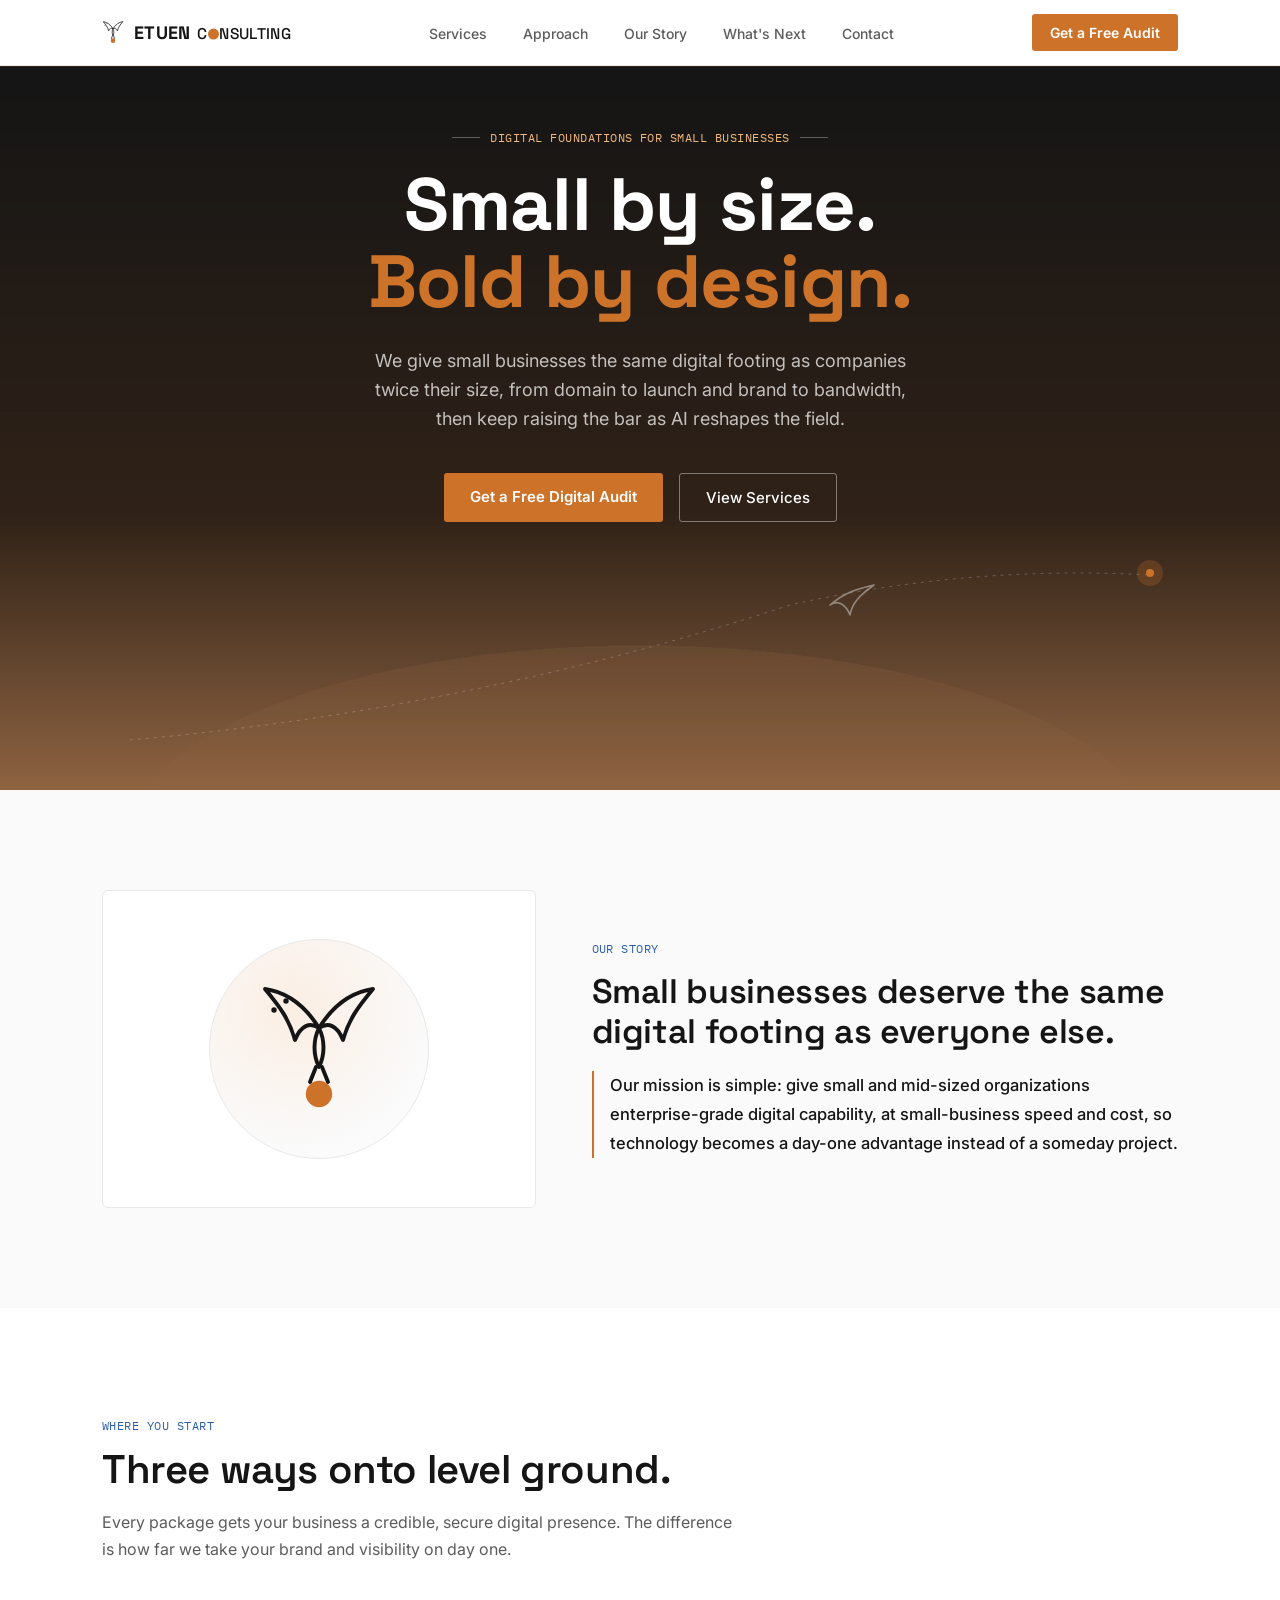
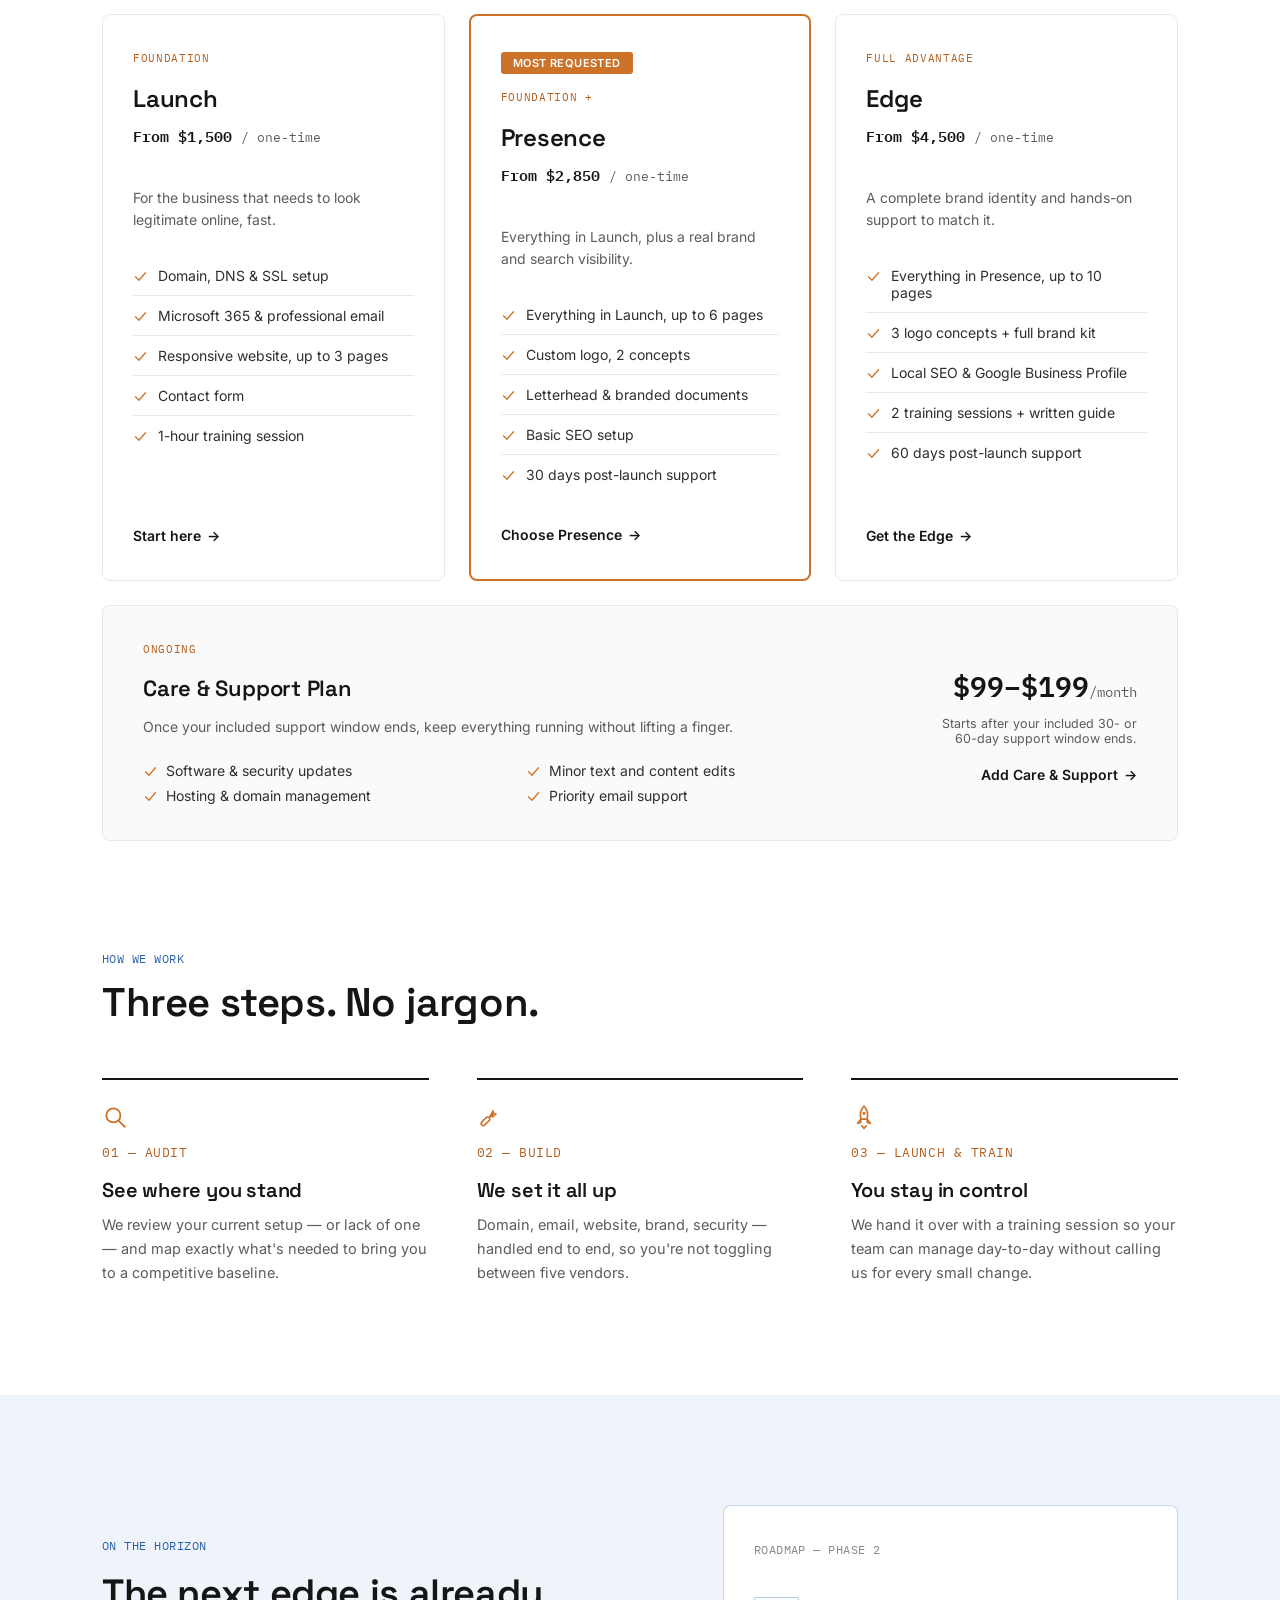
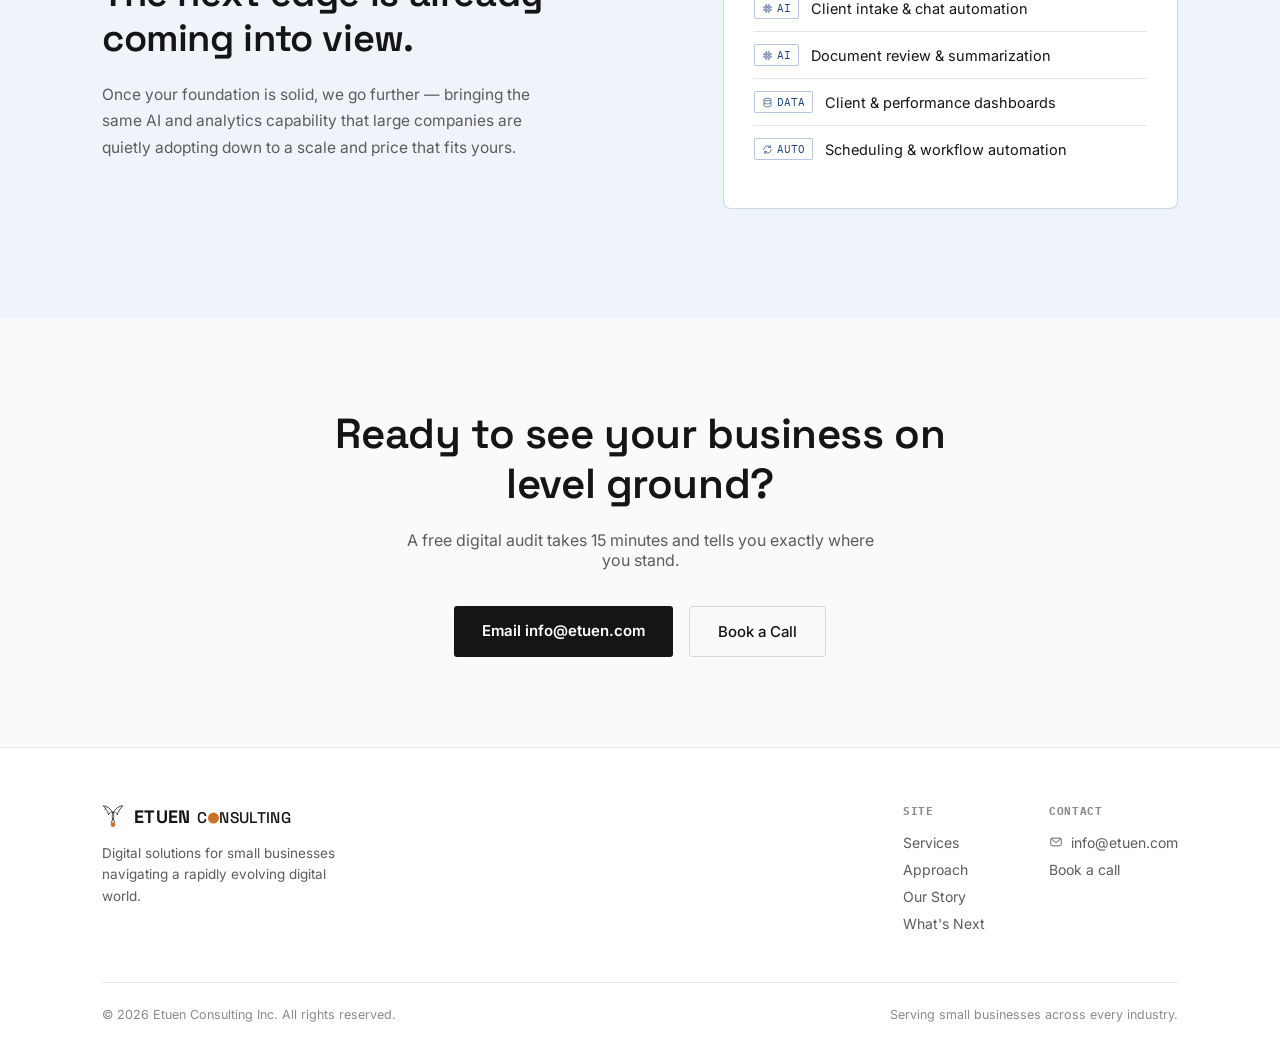
<file: index.html>
<!DOCTYPE html>
<html lang="en">
<head>
<meta charset="UTF-8">
<meta name="viewport" content="width=device-width, initial-scale=1.0">
<title>Etuen Consulting | Digital Foundations for Small Business</title>
<link rel="preconnect" href="https://fonts.googleapis.com">
<link rel="preconnect" href="https://fonts.gstatic.com" crossorigin>
<link href="https://fonts.googleapis.com/css2?family=Space+Grotesk:wght@400;500;600;700&family=Inter:wght@400;500;600&family=IBM+Plex+Mono:wght@400;500&display=swap" rel="stylesheet">
<style>
  :root{
    --charcoal:#151515;
    --gray:#5C5C5C;
    --gray-light:#8A8A8A;
    --amber:#CD7229;
    --amber-dim:#B25F1E;
    --amber-bg:#FBEEE3;
    --cobalt:#2C5FA8;
    --cobalt-dim:#1F4680;
    --cobalt-bg:#EFF3FA;
    --white:#FFFFFF;
    --bg-alt:#FAFAFA;
    --border:#E8E8E8;
    --border-strong:#D8D8D8;
  }

  *{box-sizing:border-box;}
  html{scroll-behavior:smooth;}
  body{
    margin:0;
    padding-top:66px;
    overflow-x:hidden;
    max-width:100vw;
    background:var(--white);
    color:var(--charcoal);
    font-family:'Inter', sans-serif;
    -webkit-font-smoothing:antialiased;
  }
  h1,h2,h3,.display{
    font-family:'Space Grotesk', sans-serif;
    margin:0;
    letter-spacing:-0.01em;
  }
  .mono{
    font-family:'IBM Plex Mono', monospace;
    letter-spacing:0.04em;
    text-transform:uppercase;
  }
  a{color:inherit;}
  img,svg{display:block;max-width:100%;}
  section{position:relative;}
  .wrap{
    max-width:1140px;
    margin:0 auto;
    padding:0 32px;
  }
  @media (max-width:640px){ .wrap{padding:0 20px;} }
  .sr-only{
    position:absolute; width:1px; height:1px;
    padding:0; margin:-1px; overflow:hidden;
    clip:rect(0,0,0,0); white-space:nowrap; border:0;
  }

  /* ---------- NAV ---------- */
  header{
    position:fixed; top:0; left:0; right:0; z-index:50;
    background:rgba(255,255,255,0.92);
    backdrop-filter:blur(8px);
    border-bottom:1px solid var(--border);
  }
  .nav{
    display:flex; align-items:center; justify-content:space-between;
    padding:14px 32px;
    max-width:1140px; margin:0 auto;
  }
  .logo{
    display:flex; align-items:center; gap:10px;
    color:var(--charcoal); font-size:18px; font-weight:600;
  }
  .logo-mark{
    width:22px; height:25px; position:relative; flex-shrink:0;
  }
  .logo-mark svg{width:100%;height:100%;}
  .logo-text{
    display:flex; align-items:baseline; gap:6px;
    font-family:'Space Grotesk', sans-serif;
  }
  .brand-word{
    text-transform:uppercase;
    font-weight:700;
    letter-spacing:0.02em;
  }
  .brand-sub{
    text-transform:uppercase;
    font-weight:500;
    font-size:0.86em;
    letter-spacing:0.02em;
    display:inline-flex;
    align-items:baseline;
  }
  .o-dot{
    display:inline-block;
    width:0.72em;
    height:0.72em;
    border-radius:50%;
    background:var(--amber);
    margin:0 0.04em;
    transform:translateY(0.04em);
  }
  .nav-links{
    display:flex; align-items:center; gap:36px;
    list-style:none; margin:0; padding:0;
  }
  .nav-links a{
    color:var(--gray);
    text-decoration:none;
    font-size:14px;
    font-weight:500;
    transition:color .2s ease;
  }
  .nav-links a:hover{color:var(--charcoal);}
  .nav-cta{
    background:var(--amber);
    color:#fff;
    padding:10px 18px;
    border-radius:3px;
    font-size:14px;
    font-weight:600;
    text-decoration:none;
    white-space:nowrap;
    transition:background .2s ease, transform .2s ease;
  }
  .nav-cta:hover{background:var(--amber-dim); transform:translateY(-1px);}
  @media (max-width:860px){ .nav-links{display:none;} }

  /* ---------- HERO ---------- */
  .hero{
    background:
      url("[data-uri]");
    background-size:cover;
    background-position:center bottom;
    padding:64px 0 0;
    overflow:hidden;
  }
  .hero-inner{
    max-width:1140px; margin:0 auto; padding:0 32px;
    display:flex; flex-direction:column; align-items:center;
    text-align:center;
  }
  .eyebrow{
    font-size:12px;
    color:#F2B87E;
    margin-bottom:22px;
    display:flex; align-items:center; gap:10px;
  }
  .eyebrow::before, .eyebrow::after{
    content:"";
    width:28px; height:1px;
    background:rgba(255,255,255,0.3);
  }
  .hero h1{
    font-size:clamp(40px, 7vw, 74px);
    font-weight:700;
    line-height:1.04;
    max-width:820px;
    color:#FFFFFF;
  }
  .hero h1 em{
    font-style:normal;
    color:var(--amber);
  }
  .hero-sub{
    margin:26px 0 40px;
    max-width:560px;
    font-size:18px;
    line-height:1.6;
    color:rgba(255,255,255,0.72);
  }
  .hero-ctas{
    display:flex; gap:16px; flex-wrap:wrap; justify-content:center;
    margin-bottom:20px;
  }
  .btn-primary{
    background:var(--amber);
    color:#fff;
    padding:14px 26px;
    border-radius:3px;
    text-decoration:none;
    font-weight:600;
    font-size:15px;
    transition:background .2s ease, transform .2s ease;
  }
  .btn-primary:hover{background:var(--amber-dim); transform:translateY(-1px);}
  .btn-ghost{
    border:1px solid rgba(255,255,255,0.4);
    color:#FFFFFF;
    padding:14px 26px;
    border-radius:3px;
    text-decoration:none;
    font-weight:500;
    font-size:15px;
    transition:border-color .2s ease, background .2s ease;
  }
  .btn-ghost:hover{border-color:#FFFFFF; background:rgba(255,255,255,0.1);}

  /* Flight scene */
  .flight-scene{
    position:relative;
    width:100%;
    height:240px;
    margin-top:8px;
  }
  .flight-scene svg{width:100%; height:100%; display:block;}
  .big-bird{
    opacity:0;
    animation:fadeIn 1.2s ease forwards .4s;
  }
  .big-bird path{
    fill:none;
    stroke:rgba(255,255,255,0.4);
    stroke-width:1.6;
    stroke-linecap:round;
    stroke-linejoin:round;
  }
  .small-bird{
    opacity:0;
    animation:flyPast 6s cubic-bezier(.3,.6,.25,1) infinite 1s;
    filter:drop-shadow(0 1px 4px rgba(0,0,0,0.35));
  }
  .small-bird path{
    fill:none;
    stroke:var(--amber);
    stroke-width:2.4;
    stroke-linecap:round;
    stroke-linejoin:round;
  }
  .flight-path{
    stroke:rgba(255,255,255,0.22);
    stroke-width:1;
    stroke-dasharray:3 5;
    fill:none;
    opacity:0;
    animation:fadeIn 1s ease forwards 1s;
  }
  .ai-marker{
    opacity:0;
    animation:fadeIn 1s ease forwards 2.8s;
  }
  .ai-glow{
    fill:rgba(205,114,41,0.24);
    transform-box:fill-box;
    transform-origin:center;
    animation:pulseGlow 2.6s ease-in-out infinite 3.2s;
  }
  .ai-dot{ fill:var(--amber); }
  @keyframes fadeIn{ to{ opacity:1; } }
  @keyframes pulseGlow{
    0%,100%{ transform:scale(1); opacity:0.55; }
    50%{ transform:scale(1.45); opacity:0.9; }
  }
  @keyframes flyPast{
    0%{ opacity:0; transform:translate(50px, 190px) scale(0.85) rotate(-6deg); }
    10%{ opacity:1; }
    55%{ opacity:1; transform:translate(1040px, 40px) scale(1.05) rotate(4deg); }
    75%{ opacity:1; transform:translate(1040px, 40px) scale(1.05) rotate(4deg); }
    95%{ opacity:0; transform:translate(1040px, 40px) scale(1.05) rotate(4deg); }
    100%{ opacity:0; transform:translate(50px, 190px) scale(0.85) rotate(-6deg); }
  }
  @media (prefers-reduced-motion: reduce){
    .big-bird, .small-bird, .flight-path, .ai-marker, .ai-glow{ animation:none !important; opacity:1; }
    .small-bird{ transform:translate(1040px, 40px) scale(1.05) rotate(4deg); }
  }

  /* ---------- SCROLL REVEAL ---------- */
  .reveal{
    opacity:0;
    transform:translateY(18px);
    transition:opacity .6s ease, transform .6s ease;
  }
  .reveal.is-visible{
    opacity:1;
    transform:translateY(0);
  }

  /* ---------- SECTION HEADERS ---------- */
  .section-head{
    max-width:640px;
    margin-bottom:52px;
  }
  .section-head .mono{
    font-size:12px; color:var(--cobalt); margin-bottom:14px; display:block;
  }
  .section-head h2{
    font-size:clamp(28px,4vw,40px);
    font-weight:600;
    line-height:1.15;
    color:var(--charcoal);
  }
  .section-head p{
    margin-top:16px;
    font-size:16px;
    color:var(--gray);
    line-height:1.65;
  }

  /* ---------- OUR STORY ---------- */
  .our-name{
    padding:100px 0;
    background:var(--bg-alt);
  }
  .name-grid{
    display:grid;
    grid-template-columns:0.85fr 1.15fr;
    gap:56px;
    align-items:center;
  }
  @media (max-width:860px){ .name-grid{grid-template-columns:1fr;} }
  .name-visual{
    background:var(--white);
    border:1px solid var(--border);
    border-radius:6px;
    padding:48px 32px;
    display:flex;
    align-items:center;
    justify-content:center;
    min-height:280px;
  }
  .hawk-badge{
    width:220px;
    height:220px;
    border-radius:50%;
    background:radial-gradient(circle at 38% 32%, var(--amber-bg) 0%, var(--bg-alt) 68%, var(--white) 100%);
    border:1px solid var(--border);
    display:flex;
    align-items:center;
    justify-content:center;
  }
  .hawk-badge svg{
    width:120px;
    height:auto;
  }
  .name-copy .mono{ color:var(--cobalt); font-size:12px; margin-bottom:16px; display:block; }
  .name-copy h2{ font-size:clamp(26px,3.4vw,34px); font-weight:600; margin-bottom:18px; line-height:1.2; color:var(--charcoal); }
  .name-copy p{ color:var(--gray); font-size:15.5px; line-height:1.75; margin:0 0 16px; }
  .name-copy p:last-child{ margin-bottom:0; }
  .name-copy strong{ color:var(--charcoal); }
  .name-copy .name-lead{
    color:var(--charcoal);
    font-weight:500;
    font-size:16.5px;
    border-left:2px solid var(--amber);
    padding-left:16px;
  }
  .pronounce{
    font-size:0.85em;
    font-weight:400;
    font-style:italic;
    color:var(--gray-light);
  }

  /* ---------- SERVICES ---------- */
  .services{ padding:110px 0; }
  .service-grid{
    display:grid;
    grid-template-columns:repeat(3, 1fr);
    gap:24px;
  }
  @media (max-width:860px){ .service-grid{grid-template-columns:1fr;} }
  .service-card{
    background:var(--white);
    border:1px solid var(--border);
    border-radius:8px;
    padding:36px 30px;
    display:flex; flex-direction:column;
    position:relative;
    transition:border-color .2s ease, transform .2s ease, box-shadow .2s ease;
  }
  .service-card:hover{
    border-color:var(--amber);
    transform:translateY(-3px);
    box-shadow:0 8px 24px rgba(0,0,0,0.06);
  }
  .service-card.featured{
    border:2px solid var(--amber);
  }
  .featured-badge{
    display:inline-block;
    background:var(--amber);
    color:#fff;
    font-size:11px;
    font-weight:600;
    letter-spacing:0.04em;
    text-transform:uppercase;
    padding:4px 12px;
    border-radius:3px;
    margin-bottom:16px;
    align-self:flex-start;
  }
  .service-tag{
    font-family:'IBM Plex Mono', monospace;
    font-size:11px;
    letter-spacing:0.06em;
    text-transform:uppercase;
    color:var(--amber-dim);
    margin-bottom:18px;
  }
  .service-card h3{
    font-size:24px; font-weight:600; margin-bottom:10px; color:var(--charcoal);
  }
  .service-desc{
    font-size:14px; color:var(--gray); line-height:1.6; margin-bottom:24px;
  }
  .service-price{
    font-size:15px; font-weight:600; margin-bottom:24px;
    font-family:'IBM Plex Mono', monospace;
    color:var(--charcoal);
  }
  .service-price span{ color:var(--gray); font-weight:400; font-size:13px; }
  .service-list{ list-style:none; margin:0 0 32px; padding:0; flex-grow:1; }
  .service-list li{
    font-size:14px;
    padding:11px 0;
    border-top:1px solid var(--border);
    color:#2E2E2E;
    display:flex;
    align-items:flex-start;
    gap:10px;
  }
  .service-list li:first-child{ border-top:none; }
  .service-list li svg{
    width:15px; height:15px;
    flex-shrink:0;
    margin-top:2px;
    color:var(--amber);
  }
  .service-link{
    font-size:14px; font-weight:600; text-decoration:none;
    display:inline-flex; align-items:center; gap:6px;
    color:var(--charcoal);
  }
  .service-link .arrow{ transition:transform .2s ease; }
  .service-link:hover .arrow{ transform:translateX(4px); }

  .care-plan{
    margin-top:24px;
    display:flex;
    flex-wrap:wrap;
    gap:32px;
    justify-content:space-between;
    align-items:center;
    background:var(--bg-alt);
    border:1px solid var(--border);
    border-radius:8px;
    padding:36px 40px;
  }
  .care-plan-info{ flex:1 1 340px; }
  .care-plan-info h3{ font-size:22px; font-weight:600; margin:8px 0 10px; color:var(--charcoal); }
  .care-plan-list{
    list-style:none; margin:18px 0 0; padding:0;
    display:grid; grid-template-columns:repeat(2,1fr); gap:8px 24px;
  }
  .care-plan-list li{
    display:flex; align-items:flex-start; gap:8px;
    font-size:14px; color:#2E2E2E;
  }
  .care-plan-list li svg{ width:15px; height:15px; flex-shrink:0; margin-top:2px; color:var(--amber); }
  .care-plan-price{ text-align:right; flex-shrink:0; }
  .care-plan-amount{
    font-family:'IBM Plex Mono', monospace;
    font-size:28px; font-weight:600; color:var(--charcoal);
  }
  .care-plan-amount span{ font-size:14px; font-weight:400; color:var(--gray); }
  .care-plan-note{ font-size:12.5px; color:var(--gray); margin:8px 0 18px; max-width:220px; }
  @media (max-width:700px){
    .care-plan{ flex-direction:column; align-items:flex-start; padding:32px 28px; }
    .care-plan-price{ text-align:left; }
    .care-plan-list{ grid-template-columns:1fr; }
  }

  /* ---------- APPROACH ---------- */
  .approach{ padding:0 0 110px; }
  .approach-grid{
    display:grid;
    grid-template-columns:repeat(3,1fr);
    gap:48px;
  }
  @media (max-width:860px){ .approach-grid{grid-template-columns:1fr; gap:40px;} }
  .step{
    padding-top:24px;
    border-top:2px solid var(--charcoal);
    transition:transform .2s ease;
  }
  .step:hover{ transform:translateY(-3px); }
  .step-icon{
    width:26px; height:26px;
    color:var(--amber);
    margin-bottom:14px;
    display:block;
  }
  .step-num{
    font-family:'IBM Plex Mono', monospace;
    font-size:13px;
    color:var(--amber-dim);
    margin-bottom:16px;
    display:block;
  }
  .step h3{ font-size:20px; font-weight:600; margin-bottom:10px; color:var(--charcoal); }
  .step p{ font-size:14.5px; color:var(--gray); line-height:1.65; margin:0; }

  /* ---------- NEXT HORIZON (AI/roadmap, cobalt themed) ---------- */
  .next-horizon{
    background:var(--cobalt-bg);
    padding:110px 0;
    overflow:hidden;
  }
  .nh-grid{
    display:grid;
    grid-template-columns:1.1fr 0.9fr;
    gap:64px;
    align-items:center;
  }
  @media (max-width:860px){ .nh-grid{grid-template-columns:1fr;} }
  .next-horizon .mono{ color:var(--cobalt); font-size:12px; margin-bottom:18px; display:block; }
  .next-horizon h2{
    font-size:clamp(26px,3.6vw,38px);
    font-weight:600;
    line-height:1.2;
    margin-bottom:20px;
    color:var(--charcoal);
  }
  .next-horizon p{
    color:var(--gray);
    font-size:15.5px;
    line-height:1.7;
    max-width:460px;
  }
  .nh-list{ list-style:none; margin:28px 0 0; padding:0; }
  .nh-list li{
    font-size:14.5px;
    color:var(--charcoal);
    padding:12px 0;
    border-top:1px solid rgba(44,95,168,0.16);
    display:flex; gap:12px; align-items:baseline;
    transition:padding-left .2s ease;
  }
  .nh-list li:hover{ padding-left:6px; }
  .nh-list li:first-child{ border-top:none; }
  .nh-list .tag{
    font-family:'IBM Plex Mono', monospace;
    font-size:10.5px;
    color:var(--cobalt-dim);
    border:1px solid rgba(44,95,168,0.35);
    padding:3px 7px;
    border-radius:2px;
    flex-shrink:0;
    display:inline-flex;
    align-items:center;
    gap:4px;
    background:#fff;
  }
  .nh-list .tag svg{ width:11px; height:11px; }
  .nh-panel{
    border:1px solid rgba(44,95,168,0.25);
    background:#fff;
    padding:36px 30px;
    border-radius:8px;
  }
  .nh-panel .mono{ color:var(--gray-light); margin-bottom:22px;}

  /* ---------- CONTACT / CTA ---------- */
  .cta-band{
    background:var(--bg-alt);
    padding:90px 0;
    text-align:center;
  }
  .cta-band h2{
    font-size:clamp(28px,4vw,42px);
    font-weight:600;
    max-width:640px;
    margin:0 auto 20px;
    line-height:1.2;
    color:var(--charcoal);
  }
  .cta-band p{
    color:var(--gray);
    font-size:16px;
    max-width:480px;
    margin:0 auto 36px;
  }
  .cta-btns{ display:flex; gap:16px; justify-content:center; flex-wrap:wrap; }
  .btn-dark{
    background:var(--charcoal);
    color:#fff;
    padding:15px 28px;
    border-radius:3px;
    text-decoration:none;
    font-weight:600;
    font-size:15px;
    transition:background .2s ease, transform .2s ease;
  }
  .btn-dark:hover{ background:#000; transform:translateY(-1px); }
  .btn-outline{
    border:1px solid var(--border-strong);
    color:var(--charcoal);
    padding:15px 28px;
    border-radius:3px;
    text-decoration:none;
    font-weight:500;
    font-size:15px;
  }
  .btn-outline:hover{ border-color:var(--charcoal); }

  /* ---------- FOOTER ---------- */
  footer{
    background:var(--white);
    color:var(--gray);
    padding:56px 0 32px;
    border-top:1px solid var(--border);
  }
  .footer-top{
    display:flex; justify-content:space-between; align-items:flex-start;
    flex-wrap:wrap; gap:32px;
    padding-bottom:40px;
    border-bottom:1px solid var(--border);
    margin-bottom:24px;
  }
  .footer-brand .logo{ margin-bottom:14px; }
  .footer-brand p{ font-size:13.5px; max-width:260px; line-height:1.6; margin:0; color:var(--gray); }
  .footer-cols{ display:flex; gap:64px; flex-wrap:wrap; }
  .footer-col h4{
    font-family:'IBM Plex Mono', monospace;
    font-size:11px; letter-spacing:0.06em; text-transform:uppercase;
    color:var(--gray-light); margin:0 0 16px;
  }
  .footer-col a{
    display:flex; align-items:center; gap:8px;
    font-size:14px; color:var(--gray);
    text-decoration:none; margin-bottom:10px;
  }
  .footer-col a:hover{ color:var(--charcoal); }
  .inline-icon{ width:14px; height:14px; flex-shrink:0; }
  .footer-bottom{
    display:flex; justify-content:space-between; flex-wrap:wrap; gap:12px;
    font-size:12.5px; color:var(--gray-light);
  }
</style>
</head>
<body>

<svg style="display:none">
  <symbol id="icon-search" viewBox="0 0 24 24">
    <circle cx="10.5" cy="10.5" r="6.5" fill="none" stroke="currentColor" stroke-width="1.7"/>
    <line x1="15.3" y1="15.3" x2="21" y2="21" stroke="currentColor" stroke-width="1.7" stroke-linecap="round"/>
  </symbol>
  <symbol id="icon-wrench" viewBox="0 0 24 24">
    <path d="M14.7 6.3a4.5 4.5 0 0 1-5.7 5.7L4.3 16.7a2 2 0 0 0 2.8 2.8L11.8 14.7a4.5 4.5 0 0 1 5.7-5.7l-3 3-1.7-1.7z" fill="none" stroke="currentColor" stroke-width="1.5" stroke-linecap="round" stroke-linejoin="round"/>
  </symbol>
  <symbol id="icon-rocket" viewBox="0 0 24 24">
    <path d="M12 2 C15 5, 16 9, 15 14 L9 14 C8 9, 9 5, 12 2 Z" fill="none" stroke="currentColor" stroke-width="1.5" stroke-linejoin="round"/>
    <path d="M9 14 L6 18 L9 17 Z" fill="none" stroke="currentColor" stroke-width="1.5" stroke-linejoin="round"/>
    <path d="M15 14 L18 18 L15 17 Z" fill="none" stroke="currentColor" stroke-width="1.5" stroke-linejoin="round"/>
    <path d="M10 20 L12 22.5 L14 20" fill="none" stroke="currentColor" stroke-width="1.5" stroke-linecap="round" stroke-linejoin="round"/>
    <circle cx="12" cy="8.5" r="1.4" fill="currentColor"/>
  </symbol>
  <symbol id="icon-mail" viewBox="0 0 24 24">
    <rect x="3" y="5.5" width="18" height="13" rx="1.6" fill="none" stroke="currentColor" stroke-width="1.6"/>
    <path d="M4 6.5 L12 13 L20 6.5" fill="none" stroke="currentColor" stroke-width="1.6" stroke-linecap="round" stroke-linejoin="round"/>
  </symbol>
  <symbol id="icon-check" viewBox="0 0 24 24">
    <path d="M4 12.5 L9.5 18 L20 6" fill="none" stroke="currentColor" stroke-width="2" stroke-linecap="round" stroke-linejoin="round"/>
  </symbol>
  <symbol id="icon-cpu" viewBox="0 0 24 24">
    <rect x="6.5" y="6.5" width="11" height="11" rx="1.2" fill="none" stroke="currentColor" stroke-width="1.5"/>
    <rect x="10" y="10" width="4" height="4" fill="none" stroke="currentColor" stroke-width="1.3"/>
    <line x1="9" y1="2.5" x2="9" y2="6" stroke="currentColor" stroke-width="1.3" stroke-linecap="round"/>
    <line x1="15" y1="2.5" x2="15" y2="6" stroke="currentColor" stroke-width="1.3" stroke-linecap="round"/>
    <line x1="9" y1="18" x2="9" y2="21.5" stroke="currentColor" stroke-width="1.3" stroke-linecap="round"/>
    <line x1="15" y1="18" x2="15" y2="21.5" stroke="currentColor" stroke-width="1.3" stroke-linecap="round"/>
    <line x1="2.5" y1="9" x2="6" y2="9" stroke="currentColor" stroke-width="1.3" stroke-linecap="round"/>
    <line x1="2.5" y1="15" x2="6" y2="15" stroke="currentColor" stroke-width="1.3" stroke-linecap="round"/>
    <line x1="18" y1="9" x2="21.5" y2="9" stroke="currentColor" stroke-width="1.3" stroke-linecap="round"/>
    <line x1="18" y1="15" x2="21.5" y2="15" stroke="currentColor" stroke-width="1.3" stroke-linecap="round"/>
  </symbol>
  <symbol id="icon-database" viewBox="0 0 24 24">
    <ellipse cx="12" cy="5.5" rx="7.5" ry="3" fill="none" stroke="currentColor" stroke-width="1.5"/>
    <path d="M4.5 5.5 L4.5 18.5 C4.5 20.2 7.9 21.5 12 21.5 C16.1 21.5 19.5 20.2 19.5 18.5 L19.5 5.5" fill="none" stroke="currentColor" stroke-width="1.5"/>
    <path d="M4.5 12 C4.5 13.7 7.9 15 12 15 C16.1 15 19.5 13.7 19.5 12" fill="none" stroke="currentColor" stroke-width="1.5"/>
  </symbol>
  <symbol id="icon-loop" viewBox="0 0 24 24">
    <path d="M4 12 a8 8 0 0 1 14-5.3" fill="none" stroke="currentColor" stroke-width="1.6" stroke-linecap="round"/>
    <path d="M18 3.5 L18 7.5 L14 7.5" fill="none" stroke="currentColor" stroke-width="1.6" stroke-linecap="round" stroke-linejoin="round"/>
    <path d="M20 12 a8 8 0 0 1-14 5.3" fill="none" stroke="currentColor" stroke-width="1.6" stroke-linecap="round"/>
    <path d="M6 20.5 L6 16.5 L10 16.5" fill="none" stroke="currentColor" stroke-width="1.6" stroke-linecap="round" stroke-linejoin="round"/>
  </symbol>
</svg>

<header>
  <nav class="nav">
    <div class="logo">
      <span class="logo-mark">
        <svg viewBox="0 0 40 46" fill="none">
          <path d="M20 16 C15 8, 9 4, 2 3 C7 9, 10 13, 12 20 C 14 15, 17 14, 20 16 Z" stroke="#151515" stroke-width="1.4" stroke-linejoin="round"/>
          <path d="M20 16 C25 8, 31 4, 38 3 C33 9, 30 13, 28 20 C 26 15, 23 14, 20 16 Z" stroke="#151515" stroke-width="1.4" stroke-linejoin="round"/>
          <circle cx="9" cy="7" r="0.9" fill="#151515"/>
          <circle cx="5" cy="10" r="0.9" fill="#151515"/>
          <path d="M20 16 C18 20, 18 25, 20 29 C22 25, 22 20, 20 16 Z" stroke="#151515" stroke-width="1.4" stroke-linejoin="round"/>
          <path d="M19 29 L17 34" stroke="#151515" stroke-width="1.4" stroke-linecap="round"/>
          <path d="M21 29 L23 34" stroke="#151515" stroke-width="1.4" stroke-linecap="round"/>
          <circle cx="20" cy="38" r="4.2" fill="#CD7229"/>
        </svg>
      </span>
      <span class="logo-text">
        <span class="brand-word">Etuen</span>
        <span class="brand-sub">C<span class="o-dot"><span class="sr-only">o</span></span>nsulting</span>
      </span>
    </div>
    <ul class="nav-links">
      <li><a href="#services">Services</a></li>
      <li><a href="#approach">Approach</a></li>
      <li><a href="#name">Our Story</a></li>
      <li><a href="#horizon">What's Next</a></li>
      <li><a href="#contact">Contact</a></li>
    </ul>
    <a href="#contact" class="nav-cta">Get a Free Audit</a>
  </nav>
</header>

<section class="hero">
  <div class="hero-inner">
    <div class="eyebrow mono">Digital Foundations for Small Businesses</div>
    <h1>Small by size.<br><em>Bold by design.</em></h1>
    <p class="hero-sub">
      We give small businesses the same digital
      footing as companies twice their size, from domain to launch and brand to bandwidth,
      then keep raising the bar as AI reshapes the field.
    </p>
    <div class="hero-ctas">
      <a href="#contact" class="btn-primary">Get a Free Digital Audit</a>
      <a href="#services" class="btn-ghost">View Services</a>
    </div>
  </div>
  <div class="flight-scene">
    <svg viewBox="0 0 1140 240" preserveAspectRatio="xMidYMid meet">
      <path class="flight-path" d="M 60 190 Q 400 160 720 55 Q 900 15 1080 25" />
      <g class="big-bird" transform="translate(760, 35)">
        <path d="M0 20 C 14 8, 26 4, 44 0 C 30 10, 22 18, 20 30 C 16 20, 8 14, 0 20 Z" />
      </g>
      <g class="small-bird">
        <path d="M0 10 C 8 3, 15 1, 24 0 C 16 6, 11 11, 10 18 C 8 11, 4 8, 0 10 Z" />
      </g>
      <g class="ai-marker" transform="translate(1080, 23)">
        <circle class="ai-glow" cx="0" cy="0" r="13" />
        <circle class="ai-dot" cx="0" cy="0" r="4" />
      </g>
    </svg>
  </div>
</section>

<section class="our-name reveal" id="name">
  <div class="wrap">
    <div class="name-grid">
      <div class="name-visual">
        <div class="hawk-badge">
          <svg viewBox="0 0 40 46" fill="none">
            <path d="M20 16 C15 8, 9 4, 2 3 C7 9, 10 13, 12 20 C 14 15, 17 14, 20 16 Z" stroke="#151515" stroke-width="1.3" stroke-linejoin="round"/>
            <path d="M20 16 C25 8, 31 4, 38 3 C33 9, 30 13, 28 20 C 26 15, 23 14, 20 16 Z" stroke="#151515" stroke-width="1.3" stroke-linejoin="round"/>
            <circle cx="9" cy="7" r="0.9" fill="#151515"/>
            <circle cx="5" cy="10" r="0.9" fill="#151515"/>
            <path d="M20 16 C18 20, 18 25, 20 29 C22 25, 22 20, 20 16 Z" stroke="#151515" stroke-width="1.3" stroke-linejoin="round"/>
            <path d="M19 29 L17 34" stroke="#151515" stroke-width="1.3" stroke-linecap="round"/>
            <path d="M21 29 L23 34" stroke="#151515" stroke-width="1.3" stroke-linecap="round"/>
            <circle cx="20" cy="38" r="4.4" fill="#CD7229"/>
          </svg>
        </div>
      </div>
      <div class="name-copy">
        <span class="mono">Our Story</span>
        <h2>Small businesses deserve the same digital footing as everyone else.</h2>
        <p class="name-lead">
          Our mission is simple: give small and mid-sized organizations enterprise-grade
          digital capability, at small-business speed and cost, so technology becomes a
          day-one advantage instead of a someday project.
        </p>
        <!-- <p>
        That belief is where our name comes from. <strong>Etuen</strong> <span class="pronounce">(ee-TWEN)</span> comes from
        <em>Ituen</em>, an Ibibio word from southeastern Nigeria for a bird known for one
        trait above all: though smaller than the birds around it, it chases down the
        bigger ones anyway. We spell it Etuen for clearer pronunciation, the meaning
        stays exactly the same.
        </p>
        <p>
          Small businesses shouldn't have to wait until they're bigger to look, work, and
          compete like they belong at the top of their field. We build the digital footing
          that lets you fly like you already do.
        </p> -->
      </div>
    </div>
  </div>
</section>

<section class="services" id="services">
  <div class="wrap">
    <div class="section-head reveal">
      <span class="mono">Where You Start</span>
      <h2>Three ways onto level ground.</h2>
      <p>Every package gets your business a credible, secure digital presence.
         The difference is how far we take your brand and visibility on day one.</p>
    </div>
    <div class="service-grid">

      <div class="service-card reveal">
        <div class="service-tag">Foundation</div>
        <h3>Launch</h3>
        <div class="service-price">From $1,500 <span>/ one-time</span></div>
        <p class="service-desc">For the business that needs to look legitimate online, fast.</p>
        <ul class="service-list">
          <li><svg><use href="#icon-check"/></svg><span>Domain, DNS & SSL setup</span></li>
          <li><svg><use href="#icon-check"/></svg><span>Microsoft 365 & professional email</span></li>
          <li><svg><use href="#icon-check"/></svg><span>Responsive website, up to 3 pages</span></li>
          <li><svg><use href="#icon-check"/></svg><span>Contact form</span></li>
          <li><svg><use href="#icon-check"/></svg><span>1-hour training session</span></li>
        </ul>
        <a href="#contact" class="service-link">Start here <span class="arrow">→</span></a>
      </div>

      <div class="service-card featured reveal">
        <span class="featured-badge">Most Requested</span>
        <div class="service-tag">Foundation +</div>
        <h3>Presence</h3>
        <div class="service-price">From $2,850 <span>/ one-time</span></div>
        <p class="service-desc">Everything in Launch, plus a real brand and search visibility.</p>
        <ul class="service-list">
          <li><svg><use href="#icon-check"/></svg><span>Everything in Launch, up to 6 pages</span></li>
          <li><svg><use href="#icon-check"/></svg><span>Custom logo, 2 concepts</span></li>
          <li><svg><use href="#icon-check"/></svg><span>Letterhead & branded documents</span></li>
          <li><svg><use href="#icon-check"/></svg><span>Basic SEO setup</span></li>
          <li><svg><use href="#icon-check"/></svg><span>30 days post-launch support</span></li>
        </ul>
        <a href="#contact" class="service-link">Choose Presence <span class="arrow">→</span></a>
      </div>

      <div class="service-card reveal">
        <div class="service-tag">Full Advantage</div>
        <h3>Edge</h3>
        <div class="service-price">From $4,500 <span>/ one-time</span></div>
        <p class="service-desc">A complete brand identity and hands-on support to match it.</p>
        <ul class="service-list">
          <li><svg><use href="#icon-check"/></svg><span>Everything in Presence, up to 10 pages</span></li>
          <li><svg><use href="#icon-check"/></svg><span>3 logo concepts + full brand kit</span></li>
          <li><svg><use href="#icon-check"/></svg><span>Local SEO & Google Business Profile</span></li>
          <li><svg><use href="#icon-check"/></svg><span>2 training sessions + written guide</span></li>
          <li><svg><use href="#icon-check"/></svg><span>60 days post-launch support</span></li>
        </ul>
        <a href="#contact" class="service-link">Get the Edge <span class="arrow">→</span></a>
      </div>

    </div>

    <div class="care-plan reveal">
      <div class="care-plan-info">
        <div class="service-tag">Ongoing</div>
        <h3>Care & Support Plan</h3>
        <p class="service-desc">Once your included support window ends, keep everything running without lifting a finger.</p>
        <ul class="care-plan-list">
          <li><svg><use href="#icon-check"/></svg><span>Software & security updates</span></li>
          <li><svg><use href="#icon-check"/></svg><span>Minor text and content edits</span></li>
          <li><svg><use href="#icon-check"/></svg><span>Hosting & domain management</span></li>
          <li><svg><use href="#icon-check"/></svg><span>Priority email support</span></li>
        </ul>
      </div>
      <div class="care-plan-price">
        <div class="care-plan-amount">$99–$199<span>/month</span></div>
        <p class="care-plan-note">Starts after your included 30- or 60-day support window ends.</p>
        <a href="#contact" class="service-link">Add Care & Support <span class="arrow">→</span></a>
      </div>
    </div>
  </div>
</section>

<section class="approach" id="approach">
  <div class="wrap">
    <div class="section-head reveal">
      <span class="mono">How We Work</span>
      <h2>Three steps. No jargon.</h2>
    </div>
    <div class="approach-grid">
      <div class="step reveal">
        <svg class="step-icon"><use href="#icon-search"/></svg>
        <span class="step-num mono">01 — Audit</span>
        <h3>See where you stand</h3>
        <p>We review your current setup — or lack of one — and map exactly what's needed to bring you to a competitive baseline.</p>
      </div>
      <div class="step reveal">
        <svg class="step-icon"><use href="#icon-wrench"/></svg>
        <span class="step-num mono">02 — Build</span>
        <h3>We set it all up</h3>
        <p>Domain, email, website, brand, security — handled end to end, so you're not toggling between five vendors.</p>
      </div>
      <div class="step reveal">
        <svg class="step-icon"><use href="#icon-rocket"/></svg>
        <span class="step-num mono">03 — Launch & Train</span>
        <h3>You stay in control</h3>
        <p>We hand it over with a training session so your team can manage day-to-day without calling us for every small change.</p>
      </div>
    </div>
  </div>
</section>

<section class="next-horizon reveal" id="horizon">
  <div class="wrap">
    <div class="nh-grid">
      <div>
        <span class="mono">On The Horizon</span>
        <h2>The next edge is already coming into view.</h2>
        <p>Once your foundation is solid, we go further — bringing the same
           AI and analytics capability that large companies are quietly adopting
           down to a scale and price that fits yours.</p>
      </div>
      <div class="nh-panel">
        <span class="mono">Roadmap — Phase 2</span>
        <ul class="nh-list">
          <li><span class="tag"><svg><use href="#icon-cpu"/></svg>AI</span> Client intake & chat automation</li>
          <li><span class="tag"><svg><use href="#icon-cpu"/></svg>AI</span> Document review & summarization</li>
          <li><span class="tag"><svg><use href="#icon-database"/></svg>DATA</span> Client & performance dashboards</li>
          <li><span class="tag"><svg><use href="#icon-loop"/></svg>AUTO</span> Scheduling & workflow automation</li>
        </ul>
      </div>
    </div>
  </div>
</section>

<section class="cta-band" id="contact">
  <div class="wrap">
    <h2>Ready to see your business on level ground?</h2>
    <p>A free digital audit takes 15 minutes and tells you exactly where you stand.</p>
    <div class="cta-btns">
      <a href="mailto:info@etuen.com" class="btn-dark">Email info@etuen.com</a>
      <a href="#" class="btn-outline">Book a Call</a>
    </div>
  </div>
</section>

<footer>
  <div class="wrap">
    <div class="footer-top">
      <div class="footer-brand">
        <div class="logo">
          <span class="logo-mark">
            <svg viewBox="0 0 40 46" fill="none">
              <path d="M20 16 C15 8, 9 4, 2 3 C7 9, 10 13, 12 20 C 14 15, 17 14, 20 16 Z" stroke="#151515" stroke-width="1.4" stroke-linejoin="round"/>
              <path d="M20 16 C25 8, 31 4, 38 3 C33 9, 30 13, 28 20 C 26 15, 23 14, 20 16 Z" stroke="#151515" stroke-width="1.4" stroke-linejoin="round"/>
              <circle cx="9" cy="7" r="0.9" fill="#151515"/>
              <circle cx="5" cy="10" r="0.9" fill="#151515"/>
              <path d="M20 16 C18 20, 18 25, 20 29 C22 25, 22 20, 20 16 Z" stroke="#151515" stroke-width="1.4" stroke-linejoin="round"/>
              <path d="M19 29 L17 34" stroke="#151515" stroke-width="1.4" stroke-linecap="round"/>
              <path d="M21 29 L23 34" stroke="#151515" stroke-width="1.4" stroke-linecap="round"/>
              <circle cx="20" cy="38" r="4.2" fill="#CD7229"/>
            </svg>
          </span>
          <span class="logo-text">
            <span class="brand-word">Etuen</span>
            <span class="brand-sub">C<span class="o-dot"><span class="sr-only">o</span></span>nsulting</span>
          </span>
        </div>
        <p>Digital solutions for small businesses navigating a rapidly evolving digital world.</p>
      </div>
      <div class="footer-cols">
        <div class="footer-col">
          <h4>Site</h4>
          <a href="#services">Services</a>
          <a href="#approach">Approach</a>
          <a href="#name">Our Story</a>
          <a href="#horizon">What's Next</a>
        </div>
        <div class="footer-col">
          <h4>Contact</h4>
          <a href="mailto:info@etuen.com"><svg class="inline-icon"><use href="#icon-mail"/></svg>info@etuen.com</a>
          <a href="#contact">Book a call</a>
        </div>
      </div>
    </div>
    <div class="footer-bottom">
      <span>© 2026 Etuen Consulting Inc. All rights reserved.</span>
      <span>Serving small businesses across every industry.</span>
    </div>
  </div>
</footer>

<script>
  const revealEls = document.querySelectorAll('.reveal');
  const observer = new IntersectionObserver((entries) => {
    entries.forEach(entry => {
      if(entry.isIntersecting){
        entry.target.classList.add('is-visible');
        observer.unobserve(entry.target);
      }
    });
  }, { threshold: 0.15 });
  revealEls.forEach(el => observer.observe(el));
</script>

</body>
</html>
</file>
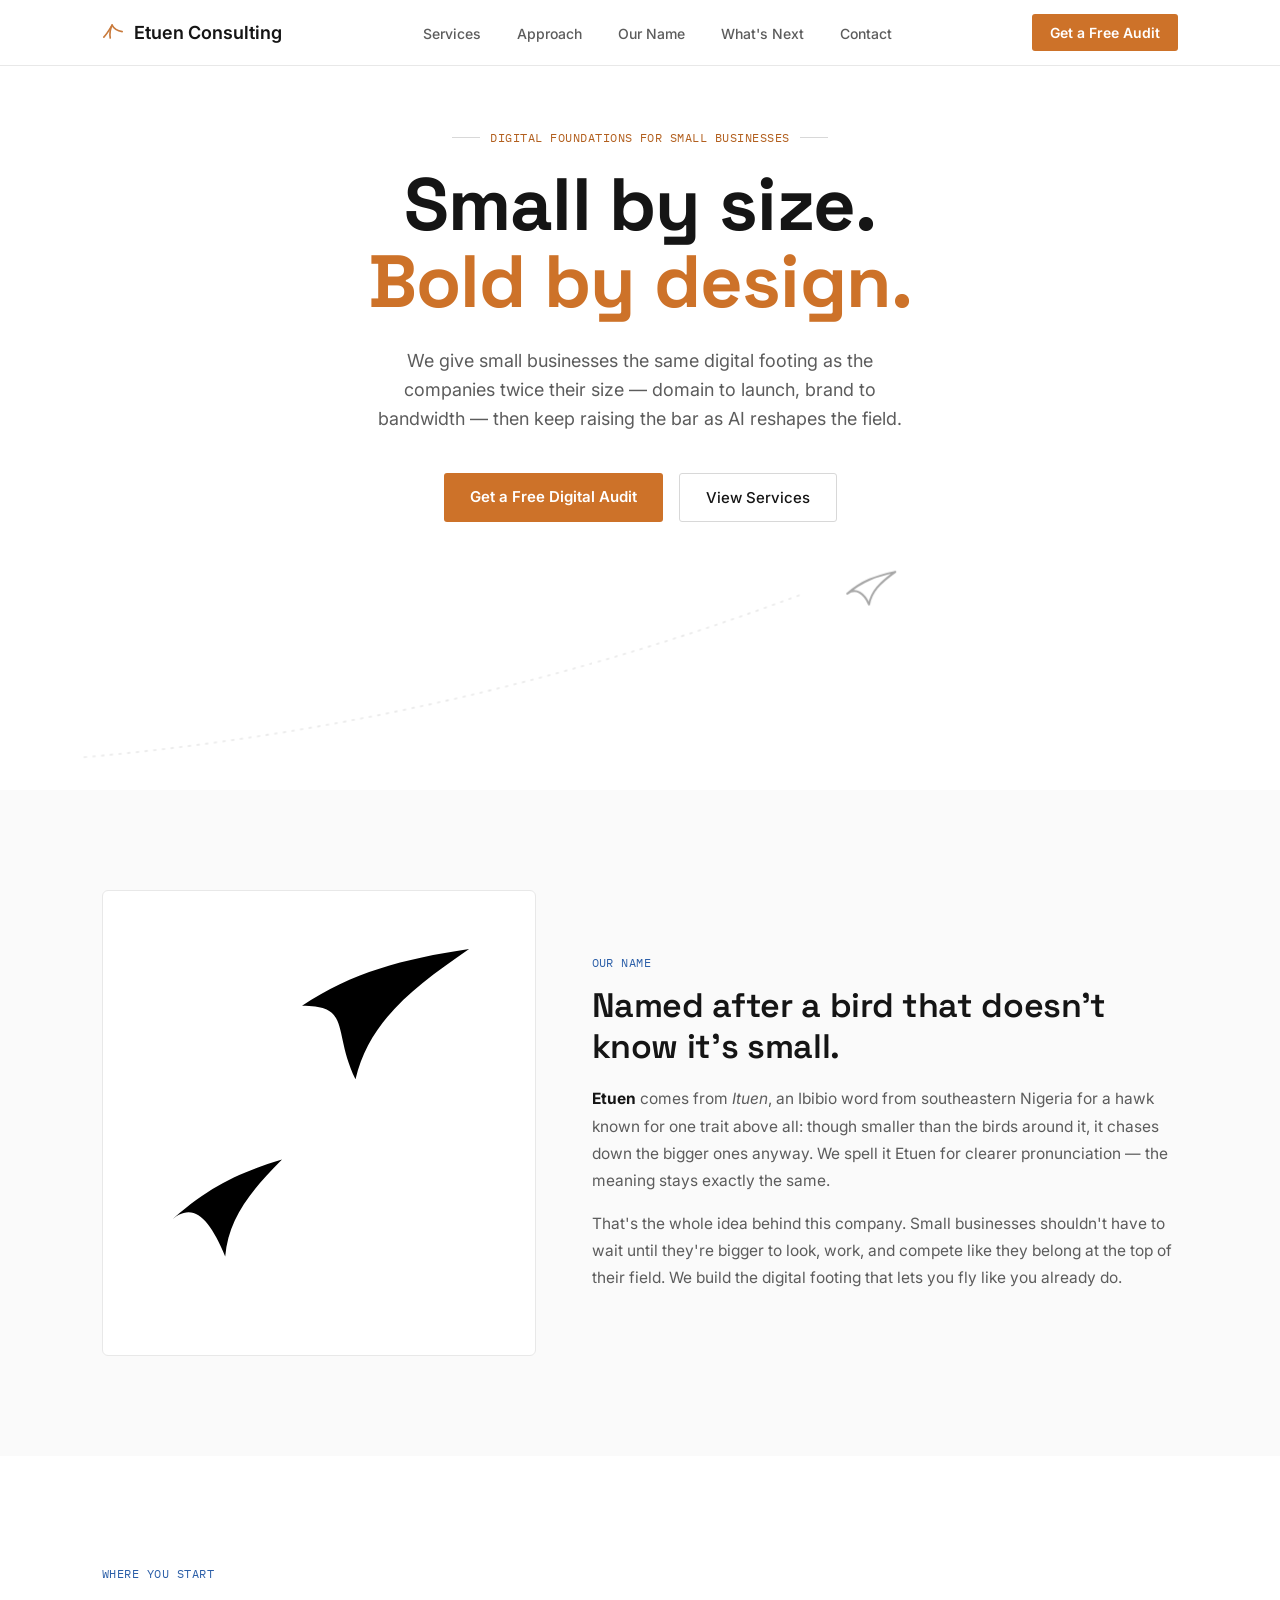
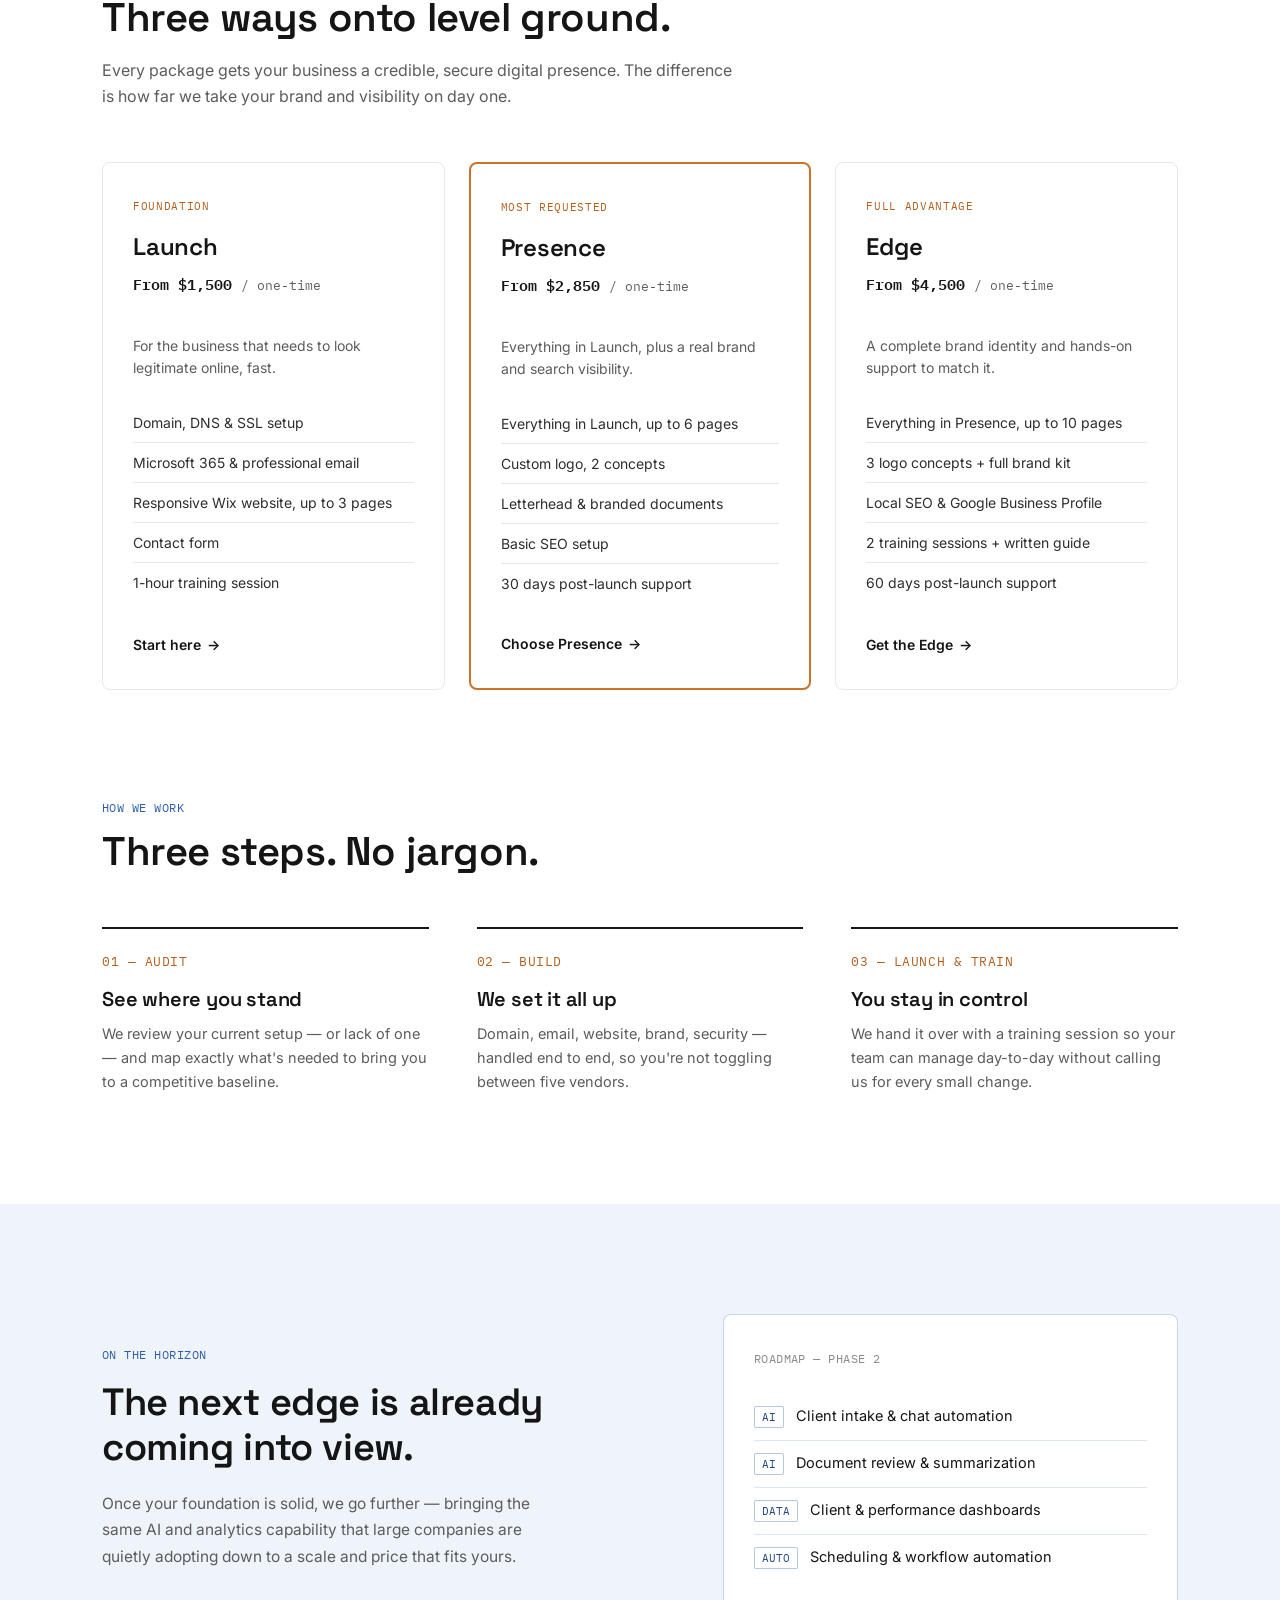
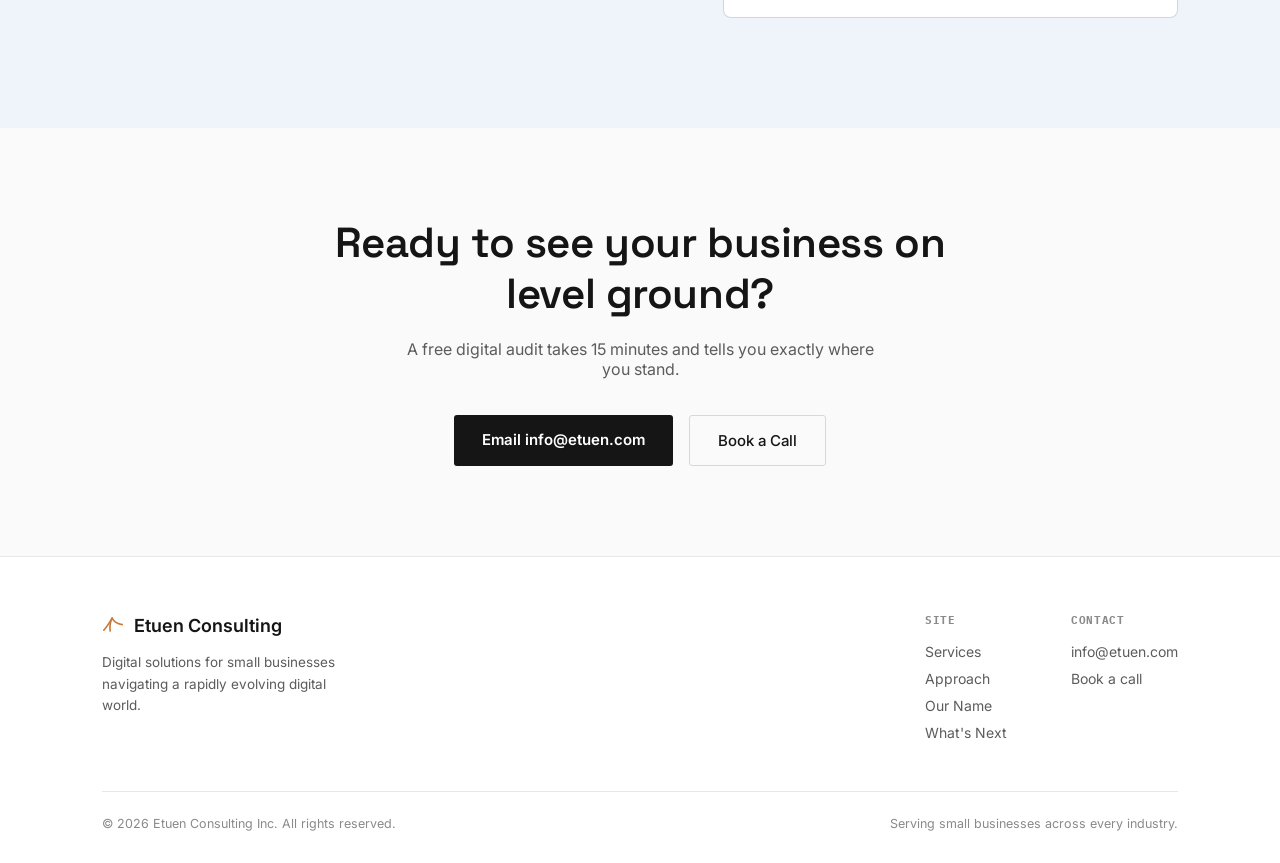
<file: index.html.html>
<!DOCTYPE html>
<html lang="en">
<head>
<meta charset="UTF-8">
<meta name="viewport" content="width=device-width, initial-scale=1.0">
<title>Etuen — Small by size. Bold by design.</title>
<link rel="preconnect" href="https://fonts.googleapis.com">
<link rel="preconnect" href="https://fonts.gstatic.com" crossorigin>
<link href="https://fonts.googleapis.com/css2?family=Space+Grotesk:wght@400;500;600;700&family=Inter:wght@400;500;600&family=IBM+Plex+Mono:wght@400;500&display=swap" rel="stylesheet">
<link rel="stylesheet" href="style.css">
</head>
<body>

<header>
  <nav class="nav">
    <div class="logo">
      <span class="logo-mark">
        <svg viewBox="0 0 24 24" fill="none">
          <path d="M2 17 C6 13, 8 9, 11 4" stroke="#C97B3D" stroke-width="1.8" stroke-linecap="round"/>
          <path d="M11 4 C13 8, 16 10, 22 11" stroke="#C97B3D" stroke-width="1.8" stroke-linecap="round"/>
          <path d="M11 4 C9 8, 8 12, 9 18" stroke="#C97B3D" stroke-width="1.8" stroke-linecap="round"/>
        </svg>
      </span>
      Etuen Consulting
    </div>
    <ul class="nav-links">
      <li><a href="#services">Services</a></li>
      <li><a href="#approach">Approach</a></li>
      <li><a href="#name">Our Name</a></li>
      <li><a href="#horizon">What's Next</a></li>
      <li><a href="#contact">Contact</a></li>
    </ul>
    <a href="#contact" class="nav-cta">Get a Free Audit</a>
  </nav>
</header>

<section class="hero">
  <div class="hero-inner">
    <div class="eyebrow mono">Digital Foundations for Small Businesses</div>
    <h1>Small by size.<br><em>Bold by design.</em></h1>
    <p class="hero-sub">
      We give small businesses the same digital
      footing as the companies twice their size — domain to launch, brand to bandwidth —
      then keep raising the bar as AI reshapes the field.
    </p>
    <div class="hero-ctas">
      <a href="#contact" class="btn-primary">Get a Free Digital Audit</a>
      <a href="#services" class="btn-ghost">View Services</a>
    </div>
  </div>
  <div class="flight-scene">
    <svg viewBox="0 0 1140 220" preserveAspectRatio="xMidYMid meet">
      <path class="flight-path" d="M 60 190 Q 400 160 720 40" />
      <g class="big-bird" transform="translate(760, 20)">
        <path d="M0 20 C 14 8, 26 4, 44 0 C 30 10, 22 18, 20 30 C 16 20, 8 14, 0 20 Z" />
      </g>
      <g class="small-bird" transform="translate(40, 150)">
        <path d="M0 10 C 8 3, 15 1, 24 0 C 16 6, 11 11, 10 18 C 8 11, 4 8, 0 10 Z" />
      </g>
    </svg>
  </div>
</section>

<section class="our-name" id="name">
  <div class="wrap">
    <div class="name-grid">
      <div class="name-visual">
        <svg class="flight-mark" viewBox="0 0 220 220">
          <path class="big" d="M100 40 C 130 20, 160 12, 200 6 C 165 30, 140 50, 132 84 C 118 55, 130 40, 100 40 Z" />
          <path class="small" d="M20 170 C 44 148, 62 140, 88 132 C 68 152, 56 168, 54 190 C 44 166, 34 156, 20 170 Z" />
        </svg>
      </div>
      <div class="name-copy">
        <span class="mono">Our Name</span>
        <h2>Named after a bird that doesn't know it's small.</h2>
        <p>
          <strong>Etuen</strong> comes from <em>Ituen</em>, an Ibibio word from southeastern
          Nigeria for a hawk known for one trait above all: though smaller than the birds
          around it, it chases down the bigger ones anyway. We spell it Etuen for clearer
          pronunciation — the meaning stays exactly the same.
        </p>
        <p>
          That's the whole idea behind this company. Small businesses shouldn't have to
          wait until they're bigger to look, work, and compete like they belong at
          the top of their field. We build the digital footing that lets you fly
          like you already do.
        </p>
      </div>
    </div>
  </div>
</section>

<section class="services" id="services">
  <div class="wrap">
    <div class="section-head">
      <span class="mono">Where You Start</span>
      <h2>Three ways onto level ground.</h2>
      <p>Every package gets your business a credible, secure digital presence.
         The difference is how far we take your brand and visibility on day one.</p>
    </div>
    <div class="service-grid">

      <div class="service-card">
        <div class="service-tag">Foundation</div>
        <h3>Launch</h3>
        <div class="service-price">From $1,500 <span>/ one-time</span></div>
        <p class="service-desc">For the business that needs to look legitimate online, fast.</p>
        <ul class="service-list">
          <li>Domain, DNS & SSL setup</li>
          <li>Microsoft 365 & professional email</li>
          <li>Responsive Wix website, up to 3 pages</li>
          <li>Contact form</li>
          <li>1-hour training session</li>
        </ul>
        <a href="#contact" class="service-link">Start here <span class="arrow">→</span></a>
      </div>

      <div class="service-card featured">
        <div class="service-tag">Most Requested</div>
        <h3>Presence</h3>
        <div class="service-price">From $2,850 <span>/ one-time</span></div>
        <p class="service-desc">Everything in Launch, plus a real brand and search visibility.</p>
        <ul class="service-list">
          <li>Everything in Launch, up to 6 pages</li>
          <li>Custom logo, 2 concepts</li>
          <li>Letterhead & branded documents</li>
          <li>Basic SEO setup</li>
          <li>30 days post-launch support</li>
        </ul>
        <a href="#contact" class="service-link">Choose Presence <span class="arrow">→</span></a>
      </div>

      <div class="service-card">
        <div class="service-tag">Full Advantage</div>
        <h3>Edge</h3>
        <div class="service-price">From $4,500 <span>/ one-time</span></div>
        <p class="service-desc">A complete brand identity and hands-on support to match it.</p>
        <ul class="service-list">
          <li>Everything in Presence, up to 10 pages</li>
          <li>3 logo concepts + full brand kit</li>
          <li>Local SEO & Google Business Profile</li>
          <li>2 training sessions + written guide</li>
          <li>60 days post-launch support</li>
        </ul>
        <a href="#contact" class="service-link">Get the Edge <span class="arrow">→</span></a>
      </div>

    </div>
  </div>
</section>

<section class="approach" id="approach">
  <div class="wrap">
    <div class="section-head">
      <span class="mono">How We Work</span>
      <h2>Three steps. No jargon.</h2>
    </div>
    <div class="approach-grid">
      <div class="step">
        <span class="step-num mono">01 — Audit</span>
        <h3>See where you stand</h3>
        <p>We review your current setup — or lack of one — and map exactly what's needed to bring you to a competitive baseline.</p>
      </div>
      <div class="step">
        <span class="step-num mono">02 — Build</span>
        <h3>We set it all up</h3>
        <p>Domain, email, website, brand, security — handled end to end, so you're not toggling between five vendors.</p>
      </div>
      <div class="step">
        <span class="step-num mono">03 — Launch & Train</span>
        <h3>You stay in control</h3>
        <p>We hand it over with a training session so your team can manage day-to-day without calling us for every small change.</p>
      </div>
    </div>
  </div>
</section>

<section class="next-horizon" id="horizon">
  <div class="wrap">
    <div class="nh-grid">
      <div>
        <span class="mono">On The Horizon</span>
        <h2>The next edge is already coming into view.</h2>
        <p>Once your foundation is solid, we go further — bringing the same
           AI and analytics capability that large companies are quietly adopting
           down to a scale and price that fits yours.</p>
      </div>
      <div class="nh-panel">
        <span class="mono">Roadmap — Phase 2</span>
        <ul class="nh-list">
          <li><span class="tag">AI</span> Client intake & chat automation</li>
          <li><span class="tag">AI</span> Document review & summarization</li>
          <li><span class="tag">DATA</span> Client & performance dashboards</li>
          <li><span class="tag">AUTO</span> Scheduling & workflow automation</li>
        </ul>
      </div>
    </div>
  </div>
</section>

<section class="cta-band" id="contact">
  <div class="wrap">
    <h2>Ready to see your business on level ground?</h2>
    <p>A free digital audit takes 15 minutes and tells you exactly where you stand.</p>
    <div class="cta-btns">
      <a href="mailto:info@etuen.com" class="btn-dark">Email info@etuen.com</a>
      <a href="#" class="btn-outline">Book a Call</a>
    </div>
  </div>
</section>

<footer>
  <div class="wrap">
    <div class="footer-top">
      <div class="footer-brand">
        <div class="logo">
          <span class="logo-mark">
            <svg viewBox="0 0 24 24" fill="none">
              <path d="M2 17 C6 13, 8 9, 11 4" stroke="#C97B3D" stroke-width="1.8" stroke-linecap="round"/>
              <path d="M11 4 C13 8, 16 10, 22 11" stroke="#C97B3D" stroke-width="1.8" stroke-linecap="round"/>
              <path d="M11 4 C9 8, 8 12, 9 18" stroke="#C97B3D" stroke-width="1.8" stroke-linecap="round"/>
            </svg>
          </span>
          Etuen Consulting
        </div>
        <p>Digital solutions for small businesses navigating a rapidly evolving digital world.</p>
      </div>
      <div class="footer-cols">
        <div class="footer-col">
          <h4>Site</h4>
          <a href="#services">Services</a>
          <a href="#approach">Approach</a>
          <a href="#name">Our Name</a>
          <a href="#horizon">What's Next</a>
        </div>
        <div class="footer-col">
          <h4>Contact</h4>
          <a href="mailto:info@etuen.com">info@etuen.com</a>
          <a href="#contact">Book a call</a>
        </div>
      </div>
    </div>
    <div class="footer-bottom">
      <span>© 2026 Etuen Consulting Inc. All rights reserved.</span>
      <span>Serving small businesses across every industry.</span>
    </div>
  </div>
</footer>

</body>
</html>
</file>
<file: style.css>
:root{
    --charcoal:#151515;
    --gray:#5C5C5C;
    --gray-light:#8A8A8A;
    --amber:#CD7229;
    --amber-dim:#B25F1E;
    --amber-bg:#FBEEE3;
    --cobalt:#2C5FA8;
    --cobalt-dim:#1F4680;
    --cobalt-bg:#EFF3FA;
    --white:#FFFFFF;
    --bg-alt:#FAFAFA;
    --border:#E8E8E8;
    --border-strong:#D8D8D8;
  }

  *{box-sizing:border-box;}
  html{scroll-behavior:smooth;}
  body{
    margin:0;
    padding-top:66px;
    overflow-x:hidden;
    max-width:100vw;
    background:var(--white);
    color:var(--charcoal);
    font-family:'Inter', sans-serif;
    -webkit-font-smoothing:antialiased;
  }
  h1,h2,h3,.display{
    font-family:'Space Grotesk', sans-serif;
    margin:0;
    letter-spacing:-0.01em;
  }
  .mono{
    font-family:'IBM Plex Mono', monospace;
    letter-spacing:0.04em;
    text-transform:uppercase;
  }
  a{color:inherit;}
  img,svg{display:block;max-width:100%;}
  section{position:relative;}
  .wrap{
    max-width:1140px;
    margin:0 auto;
    padding:0 32px;
  }
  @media (max-width:640px){ .wrap{padding:0 20px;} }
  .sr-only{
    position:absolute; width:1px; height:1px;
    padding:0; margin:-1px; overflow:hidden;
    clip:rect(0,0,0,0); white-space:nowrap; border:0;
  }

  /* ---------- NAV ---------- */
  header{
    position:fixed; top:0; left:0; right:0; z-index:50;
    background:rgba(255,255,255,0.92);
    backdrop-filter:blur(8px);
    border-bottom:1px solid var(--border);
  }
  .nav{
    display:flex; align-items:center; justify-content:space-between;
    padding:14px 32px;
    max-width:1140px; margin:0 auto;
  }
  .logo{
    display:flex; align-items:center; gap:10px;
    color:var(--charcoal); font-size:18px; font-weight:600;
  }
  .logo-mark{
    width:22px; height:25px; position:relative; flex-shrink:0;
  }
  .logo-mark svg{width:100%;height:100%;}
  .logo-text{
    display:flex; align-items:baseline; gap:6px;
    font-family:'Space Grotesk', sans-serif;
  }
  .brand-word{
    text-transform:uppercase;
    font-weight:700;
    letter-spacing:0.02em;
  }
  .brand-sub{
    text-transform:uppercase;
    font-weight:500;
    font-size:0.86em;
    letter-spacing:0.02em;
    display:inline-flex;
    align-items:baseline;
  }
  .o-dot{
    display:inline-block;
    width:0.72em;
    height:0.72em;
    border-radius:50%;
    background:var(--amber);
    margin:0 0.04em;
    transform:translateY(0.04em);
  }
  .nav-links{
    display:flex; align-items:center; gap:36px;
    list-style:none; margin:0; padding:0;
  }
  .nav-links a{
    color:var(--gray);
    text-decoration:none;
    font-size:14px;
    font-weight:500;
    transition:color .2s ease;
  }
  .nav-links a:hover{color:var(--charcoal);}
  .nav-cta{
    background:var(--amber);
    color:#fff;
    padding:10px 18px;
    border-radius:3px;
    font-size:14px;
    font-weight:600;
    text-decoration:none;
    white-space:nowrap;
    transition:background .2s ease, transform .2s ease;
  }
  .nav-cta:hover{background:var(--amber-dim); transform:translateY(-1px);}
  @media (max-width:860px){ .nav-links{display:none;} }

  /* ---------- HERO ---------- */
  .hero{
    background:var(--white);
    padding:64px 0 0;
    overflow:hidden;
  }
  .hero-inner{
    max-width:1140px; margin:0 auto; padding:0 32px;
    display:flex; flex-direction:column; align-items:center;
    text-align:center;
  }
  .eyebrow{
    font-size:12px;
    color:var(--amber-dim);
    margin-bottom:22px;
    display:flex; align-items:center; gap:10px;
  }
  .eyebrow::before, .eyebrow::after{
    content:"";
    width:28px; height:1px;
    background:var(--border-strong);
  }
  .hero h1{
    font-size:clamp(40px, 7vw, 74px);
    font-weight:700;
    line-height:1.04;
    max-width:820px;
    color:var(--charcoal);
  }
  .hero h1 em{
    font-style:normal;
    color:var(--amber);
  }
  .hero-sub{
    margin:26px 0 40px;
    max-width:560px;
    font-size:18px;
    line-height:1.6;
    color:var(--gray);
  }
  .hero-ctas{
    display:flex; gap:16px; flex-wrap:wrap; justify-content:center;
    margin-bottom:20px;
  }
  .btn-primary{
    background:var(--amber);
    color:#fff;
    padding:14px 26px;
    border-radius:3px;
    text-decoration:none;
    font-weight:600;
    font-size:15px;
    transition:background .2s ease, transform .2s ease;
  }
  .btn-primary:hover{background:var(--amber-dim); transform:translateY(-1px);}
  .btn-ghost{
    border:1px solid var(--border-strong);
    color:var(--charcoal);
    padding:14px 26px;
    border-radius:3px;
    text-decoration:none;
    font-weight:500;
    font-size:15px;
    transition:border-color .2s ease, background .2s ease;
  }
  .btn-ghost:hover{border-color:var(--charcoal); background:var(--bg-alt);}

  /* Flight scene */
  .flight-scene{
    position:relative;
    z-index:2;
    width:100%;
    height:240px;
    margin-top:8px;
  }
  .flight-scene svg{width:100%; height:100%; display:block;}
  .big-bird{
    opacity:0;
    animation:fadeIn 1.2s ease forwards .4s;
  }
  .big-bird path{
    fill:none;
    stroke:rgba(21,21,21,0.38);
    stroke-width:1.8;
    stroke-linecap:round;
    stroke-linejoin:round;
  }
  .small-bird{
    opacity:0;
    animation:flyPast 6s cubic-bezier(.3,.6,.25,1) infinite 1s;
    filter:drop-shadow(0 1px 3px rgba(0,0,0,0.12));
  }
  .small-bird path{
    fill:none;
    stroke:var(--amber);
    stroke-width:2.4;
    stroke-linecap:round;
    stroke-linejoin:round;
  }
  .flight-path{
    stroke:rgba(21,21,21,0.14);
    stroke-width:1;
    stroke-dasharray:3 5;
    fill:none;
    opacity:0;
    animation:fadeIn 1s ease forwards 1s;
  }
  .ai-marker{
    opacity:0;
    animation:fadeIn 1s ease forwards 2.8s;
  }
  .ai-glow{
    fill:rgba(205,114,41,0.24);
    transform-box:fill-box;
    transform-origin:center;
    animation:pulseGlow 2.6s ease-in-out infinite 3.2s;
  }
  .ai-dot{ fill:var(--amber); }
  @keyframes fadeIn{ to{ opacity:1; } }
  @keyframes pulseGlow{
    0%,100%{ transform:scale(1); opacity:0.55; }
    50%{ transform:scale(1.45); opacity:0.9; }
  }
  @keyframes flyPast{
    0%{ opacity:0; transform:translate(50px, 190px) scale(0.85) rotate(-6deg); }
    10%{ opacity:1; }
    55%{ opacity:1; transform:translate(1040px, 40px) scale(1.05) rotate(4deg); }
    75%{ opacity:1; transform:translate(1040px, 40px) scale(1.05) rotate(4deg); }
    95%{ opacity:0; transform:translate(1040px, 40px) scale(1.05) rotate(4deg); }
    100%{ opacity:0; transform:translate(50px, 190px) scale(0.85) rotate(-6deg); }
  }
  @media (prefers-reduced-motion: reduce){
    .big-bird, .small-bird, .flight-path, .ai-marker, .ai-glow{ animation:none !important; opacity:1; }
    .small-bird{ transform:translate(1040px, 40px) scale(1.05) rotate(4deg); }
  }

  /* ---------- SCROLL REVEAL ---------- */
  .reveal{
    opacity:0;
    transform:translateY(18px);
    transition:opacity .6s ease, transform .6s ease;
  }
  .reveal.is-visible{
    opacity:1;
    transform:translateY(0);
  }

  /* ---------- SECTION HEADERS ---------- */
  .section-head{
    max-width:640px;
    margin-bottom:52px;
  }
  .section-head .mono{
    font-size:12px; color:var(--cobalt); margin-bottom:14px; display:block;
  }
  .section-head h2{
    font-size:clamp(28px,4vw,40px);
    font-weight:600;
    line-height:1.15;
    color:var(--charcoal);
  }
  .section-head p{
    margin-top:16px;
    font-size:16px;
    color:var(--gray);
    line-height:1.65;
  }

  /* ---------- OUR STORY ---------- */
  .our-name{
    padding:100px 0;
    background:var(--bg-alt);
  }
  .name-grid{
    display:grid;
    grid-template-columns:0.85fr 1.15fr;
    gap:56px;
    align-items:center;
  }
  @media (max-width:860px){ .name-grid{grid-template-columns:1fr;} }
  .name-visual{
    background:var(--white);
    border:1px solid var(--border);
    border-radius:6px;
    padding:48px 32px;
    display:flex;
    align-items:center;
    justify-content:center;
    min-height:280px;
  }
  .hawk-badge{
    width:220px;
    height:220px;
    border-radius:50%;
    background:radial-gradient(circle at 38% 32%, var(--amber-bg) 0%, var(--bg-alt) 68%, var(--white) 100%);
    border:1px solid var(--border);
    display:flex;
    align-items:center;
    justify-content:center;
  }
  .hawk-badge svg{
    width:120px;
    height:auto;
  }
  .name-copy .mono{ color:var(--cobalt); font-size:12px; margin-bottom:16px; display:block; }
  .name-copy h2{ font-size:clamp(26px,3.4vw,34px); font-weight:600; margin-bottom:18px; line-height:1.2; color:var(--charcoal); }
  .name-copy p{ color:var(--gray); font-size:15.5px; line-height:1.75; margin:0 0 16px; }
  .name-copy p:last-child{ margin-bottom:0; }
  .name-copy strong{ color:var(--charcoal); }
  .name-copy .name-lead{
    color:var(--charcoal);
    font-weight:500;
    font-size:16.5px;
    border-left:2px solid var(--amber);
    padding-left:16px;
  }
  .pronounce{
    font-size:0.85em;
    font-weight:400;
    font-style:italic;
    color:var(--gray-light);
  }

  /* ---------- SERVICES ---------- */
  .values{ padding:100px 0 20px; background:var(--bg-alt); }
  .values-grid{
    display:grid;
    grid-template-columns:repeat(3, 1fr);
    gap:36px;
  }
  @media (max-width:860px){ .values-grid{grid-template-columns:1fr;} }
  .value-card{
    padding:8px 0;
    transition:transform .2s ease;
  }
  .value-card:hover{ transform:translateY(-3px); }
  .value-icon{
    width:28px; height:28px;
    color:var(--amber);
    margin-bottom:16px;
    display:block;
  }
  .value-card h3{
    font-size:18px; font-weight:600; margin-bottom:8px; color:var(--charcoal);
  }
  .value-card p{
    font-size:14px; color:var(--gray); line-height:1.65; margin:0;
  }
  .services{ padding:110px 0; }
  .service-grid{
    display:grid;
    grid-template-columns:repeat(3, 1fr);
    gap:24px;
  }
  @media (max-width:860px){ .service-grid{grid-template-columns:1fr;} }
  .service-card{
    background:var(--white);
    border:1px solid var(--border);
    border-radius:8px;
    padding:36px 30px;
    display:flex; flex-direction:column;
    position:relative;
    transition:border-color .2s ease, transform .2s ease, box-shadow .2s ease;
  }
  .service-card:hover{
    border-color:var(--amber);
    transform:translateY(-3px);
    box-shadow:0 8px 24px rgba(0,0,0,0.06);
  }
  .service-card.featured{
    border:2px solid var(--amber);
  }
  .featured-badge{
    display:inline-block;
    background:var(--amber);
    color:#fff;
    font-size:11px;
    font-weight:600;
    letter-spacing:0.04em;
    text-transform:uppercase;
    padding:4px 12px;
    border-radius:3px;
    margin-bottom:16px;
    align-self:flex-start;
  }
  .service-tag{
    font-family:'IBM Plex Mono', monospace;
    font-size:11px;
    letter-spacing:0.06em;
    text-transform:uppercase;
    color:var(--amber-dim);
    margin-bottom:18px;
  }
  .service-card h3{
    font-size:24px; font-weight:600; margin-bottom:10px; color:var(--charcoal);
  }
  .service-desc{
    font-size:14px; color:var(--gray); line-height:1.6; margin-bottom:24px;
  }
  .service-price{
    font-size:15px; font-weight:600; margin-bottom:24px;
    font-family:'IBM Plex Mono', monospace;
    color:var(--charcoal);
  }
  .service-price span{ color:var(--gray); font-weight:400; font-size:13px; }
  .service-list{ list-style:none; margin:0 0 32px; padding:0; flex-grow:1; }
  .service-list li{
    font-size:14px;
    padding:11px 0;
    border-top:1px solid var(--border);
    color:#2E2E2E;
    display:flex;
    align-items:flex-start;
    gap:10px;
  }
  .service-list li:first-child{ border-top:none; }
  .service-list li svg{
    width:15px; height:15px;
    flex-shrink:0;
    margin-top:2px;
    color:var(--amber);
  }
  .service-link{
    font-size:14px; font-weight:600; text-decoration:none;
    display:inline-flex; align-items:center; gap:6px;
    color:var(--charcoal);
  }
  .service-link .arrow{ transition:transform .2s ease; }
  .service-link:hover .arrow{ transform:translateX(4px); }

  .care-plan{
    margin-top:24px;
    display:flex;
    flex-wrap:wrap;
    gap:32px;
    justify-content:space-between;
    align-items:center;
    background:var(--bg-alt);
    border:1px solid var(--border);
    border-radius:8px;
    padding:36px 40px;
  }
  .care-plan-info{ flex:1 1 340px; }
  .care-plan-info h3{ font-size:22px; font-weight:600; margin:8px 0 10px; color:var(--charcoal); }
  .care-plan-list{
    list-style:none; margin:18px 0 0; padding:0;
    display:grid; grid-template-columns:repeat(2,1fr); gap:8px 24px;
  }
  .care-plan-list li{
    display:flex; align-items:flex-start; gap:8px;
    font-size:14px; color:#2E2E2E;
  }
  .care-plan-list li svg{ width:15px; height:15px; flex-shrink:0; margin-top:2px; color:var(--amber); }
  .care-plan-price{ text-align:right; flex-shrink:0; }
  .care-plan-amount{
    font-family:'IBM Plex Mono', monospace;
    font-size:28px; font-weight:600; color:var(--charcoal);
  }
  .care-plan-amount span{ font-size:14px; font-weight:400; color:var(--gray); }
  .care-plan-note{ font-size:12.5px; color:var(--gray); margin:8px 0 18px; max-width:220px; }
  @media (max-width:700px){
    .care-plan{ flex-direction:column; align-items:flex-start; padding:32px 28px; }
    .care-plan-price{ text-align:left; }
    .care-plan-list{ grid-template-columns:1fr; }
  }

  /* ---------- APPROACH ---------- */
  .approach{ padding:0 0 110px; }
  .approach-grid{
    display:grid;
    grid-template-columns:repeat(3,1fr);
    gap:48px;
  }
  @media (max-width:860px){ .approach-grid{grid-template-columns:1fr; gap:40px;} }
  .step{
    padding-top:24px;
    border-top:2px solid var(--charcoal);
    transition:transform .2s ease;
  }
  .step:hover{ transform:translateY(-3px); }
  .step-icon{
    width:26px; height:26px;
    color:var(--amber);
    margin-bottom:14px;
    display:block;
  }
  .step-num{
    font-family:'IBM Plex Mono', monospace;
    font-size:13px;
    color:var(--amber-dim);
    margin-bottom:16px;
    display:block;
  }
  .step h3{ font-size:20px; font-weight:600; margin-bottom:10px; color:var(--charcoal); }
  .step p{ font-size:14.5px; color:var(--gray); line-height:1.65; margin:0; }

  /* ---------- NEXT HORIZON (AI/roadmap, cobalt themed) ---------- */
  .next-horizon{
    background:var(--cobalt-bg);
    padding:110px 0;
    overflow:hidden;
  }
  .nh-grid{
    display:grid;
    grid-template-columns:1.1fr 0.9fr;
    gap:64px;
    align-items:center;
  }
  @media (max-width:860px){ .nh-grid{grid-template-columns:1fr;} }
  .next-horizon .mono{ color:var(--cobalt); font-size:12px; margin-bottom:18px; display:block; }
  .next-horizon h2{
    font-size:clamp(26px,3.6vw,38px);
    font-weight:600;
    line-height:1.2;
    margin-bottom:20px;
    color:var(--charcoal);
  }
  .next-horizon p{
    color:var(--gray);
    font-size:15.5px;
    line-height:1.7;
    max-width:460px;
  }
  .nh-list{ list-style:none; margin:28px 0 0; padding:0; }
  .nh-list li{
    font-size:14.5px;
    color:var(--charcoal);
    padding:12px 0;
    border-top:1px solid rgba(44,95,168,0.16);
    display:flex; gap:12px; align-items:baseline;
    transition:padding-left .2s ease;
  }
  .nh-list li:hover{ padding-left:6px; }
  .nh-list li:first-child{ border-top:none; }
  .nh-list .tag{
    font-family:'IBM Plex Mono', monospace;
    font-size:10.5px;
    color:var(--cobalt-dim);
    border:1px solid rgba(44,95,168,0.35);
    padding:3px 7px;
    border-radius:2px;
    flex-shrink:0;
    display:inline-flex;
    align-items:center;
    gap:4px;
    background:#fff;
  }
  .nh-list .tag svg{ width:11px; height:11px; }
  .nh-panel{
    border:1px solid rgba(44,95,168,0.25);
    background:#fff;
    padding:36px 30px;
    border-radius:8px;
  }
  .nh-panel .mono{ color:var(--gray-light); margin-bottom:22px;}

  /* ---------- CONTACT / CTA ---------- */
  .promise{
    padding:80px 0;
    background:var(--charcoal);
    text-align:center;
  }
  .promise-text{
    font-family:'Space Grotesk', sans-serif;
    font-size:clamp(20px,2.6vw,30px);
    font-weight:500;
    line-height:1.5;
    color:#fff;
    max-width:820px;
    margin:0 auto;
  }
  .cta-band{
    background:var(--bg-alt);
    padding:90px 0;
    text-align:center;
  }
  .cta-band h2{
    font-size:clamp(28px,4vw,42px);
    font-weight:600;
    max-width:640px;
    margin:0 auto 20px;
    line-height:1.2;
    color:var(--charcoal);
  }
  .cta-band p{
    color:var(--gray);
    font-size:16px;
    max-width:480px;
    margin:0 auto 36px;
  }
  .cta-btns{ display:flex; gap:16px; justify-content:center; flex-wrap:wrap; }
  .btn-dark{
    background:var(--charcoal);
    color:#fff;
    padding:15px 28px;
    border-radius:3px;
    text-decoration:none;
    font-weight:600;
    font-size:15px;
    transition:background .2s ease, transform .2s ease;
  }
  .btn-dark:hover{ background:#000; transform:translateY(-1px); }
  .btn-outline{
    border:1px solid var(--border-strong);
    color:var(--charcoal);
    padding:15px 28px;
    border-radius:3px;
    text-decoration:none;
    font-weight:500;
    font-size:15px;
  }
  .btn-outline:hover{ border-color:var(--charcoal); }

  /* ---------- FOOTER ---------- */
  footer{
    background:var(--white);
    color:var(--gray);
    padding:56px 0 32px;
    border-top:1px solid var(--border);
  }
  .footer-top{
    display:flex; justify-content:space-between; align-items:flex-start;
    flex-wrap:wrap; gap:32px;
    padding-bottom:40px;
    border-bottom:1px solid var(--border);
    margin-bottom:24px;
  }
  .footer-brand .logo{ margin-bottom:14px; }
  .footer-brand p{ font-size:13.5px; max-width:260px; line-height:1.6; margin:0; color:var(--gray); }
  .footer-cols{ display:flex; gap:64px; flex-wrap:wrap; }
  .footer-col h4{
    font-family:'IBM Plex Mono', monospace;
    font-size:11px; letter-spacing:0.06em; text-transform:uppercase;
    color:var(--gray-light); margin:0 0 16px;
  }
  .footer-col a{
    display:flex; align-items:center; gap:8px;
    font-size:14px; color:var(--gray);
    text-decoration:none; margin-bottom:10px;
  }
  .footer-col a:hover{ color:var(--charcoal); }
  .inline-icon{ width:14px; height:14px; flex-shrink:0; }
  .footer-bottom{
    display:flex; justify-content:space-between; flex-wrap:wrap; gap:12px;
    font-size:12.5px; color:var(--gray-light);
  }
</file>
